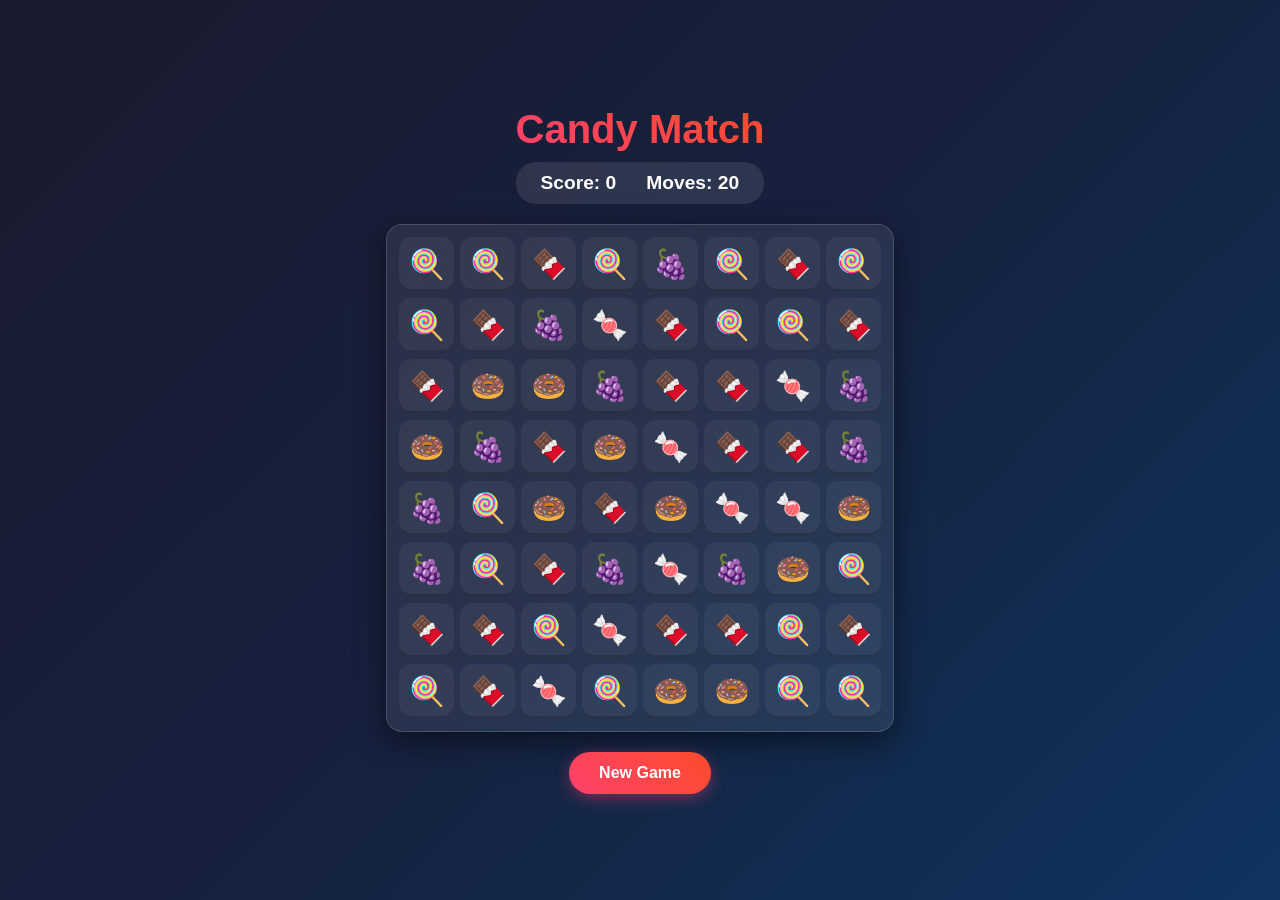
<file: newindex.html>
<!DOCTYPE html>
<html lang="en">
<head>
  <meta charset="UTF-8">
  <meta name="viewport" content="width=device-width, initial-scale=1.0">
  <title>Candy Match Game</title>
  <style>
    * {
      box-sizing: border-box;
      margin: 0;
      padding: 0;
      font-family: 'Segoe UI', Tahoma, Geneva, Verdana, sans-serif;
    }

    body {
      background: linear-gradient(135deg, #1a1a2e, #16213e, #0f3460);
      min-height: 100vh;
      display: flex;
      flex-direction: column;
      align-items: center;
      justify-content: center;
      color: #fff;
    }

    .header {
      text-align: center;
      margin-bottom: 20px;
    }

    .header h1 {
      font-size: 2.5rem;
      background: linear-gradient(45deg, #ff416c, #ff4b2b);
      -webkit-background-clip: text;
      -webkit-text-fill-color: transparent;
      margin-bottom: 10px;
    }

    .stats {
      display: flex;
      gap: 30px;
      font-size: 1.2rem;
      font-weight: 600;
      background: rgba(255, 255, 255, 0.1);
      padding: 10px 25px;
      border-radius: 20px;
      backdrop-filter: blur(5px);
    }

    .board {
      display: grid;
      grid-template-columns: repeat(8, 55px);
      grid-template-rows: repeat(8, 55px);
      gap: 6px;
      background: rgba(255, 255, 255, 0.08);
      padding: 12px;
      border-radius: 16px;
      box-shadow: 0 10px 30px rgba(0, 0, 0, 0.5);
      border: 1px solid rgba(255, 255, 255, 0.15);
    }

    .tile {
      width: 55px;
      height: 55px;
      border-radius: 12px;
      display: flex;
      align-items: center;
      justify-content: center;
      font-size: 1.8rem;
      cursor: pointer;
      user-select: none;
      transition: transform 0.15s ease, background 0.2s ease;
      background: rgba(255, 255, 255, 0.05);
      box-shadow: inset 0 -3px 0 rgba(0, 0, 0, 0.2);
    }

    .tile:hover {
      transform: scale(1.08);
    }

    .tile.selected {
      outline: 3px solid #ffeb3b;
      transform: scale(1.1);
      box-shadow: 0 0 15px #ffeb3b;
      z-index: 2;
    }

    .reset-btn {
      margin-top: 20px;
      padding: 12px 30px;
      font-size: 1rem;
      font-weight: bold;
      color: #fff;
      background: linear-gradient(45deg, #ff416c, #ff4b2b);
      border: none;
      border-radius: 25px;
      cursor: pointer;
      box-shadow: 0 4px 15px rgba(255, 65, 108, 0.4);
      transition: transform 0.2s ease;
    }

    .reset-btn:hover {
      transform: translateY(-2px);
    }
  </style>
</head>
<body>

  <div class="header">
    <h1>Candy Match</h1>
    <div class="stats">
      <div>Score: <span id="score">0</span></div>
      <div>Moves: <span id="moves">20</span></div>
    </div>
  </div>

  <div id="board" class="board"></div>

  <button class="reset-btn" onclick="resetGame()">New Game</button>

  <script>
    const width = 8;
    const board = document.getElementById('board');
    const scoreDisplay = document.getElementById('score');
    const movesDisplay = document.getElementById('moves');

    const candies = ['🍬', '🍭', '🍩', '🍫', '🍇'];
    let grid = [];
    let selectedTile = null;
    let score = 0;
    let moves = 20;
    let isProcessing = false;

    function createBoard() {
      grid = [];
      board.innerHTML = '';
      for (let i = 0; i < width * width; i++) {
        const tile = document.createElement('div');
        tile.classList.add('tile');
        tile.setAttribute('data-id', i);
        
        let randomCandy;
        do {
          randomCandy = candies[Math.floor(Math.random() * candies.length)];
        } while (
          (i >= 2 && grid[i - 1] === randomCandy && grid[i - 2] === randomCandy) ||
          (i >= width * 2 && grid[i - width] === randomCandy && grid[i - width * 2] === randomCandy)
        );

        grid.push(randomCandy);
        tile.textContent = randomCandy;
        tile.addEventListener('click', handleTileClick);
        board.appendChild(tile);
      }
    }

    function handleTileClick() {
      if (isProcessing || moves <= 0) return;

      const index = parseInt(this.getAttribute('data-id'));

      if (!selectedTile) {
        selectedTile = this;
        this.classList.add('selected');
        return;
      }

      const firstIndex = parseInt(selectedTile.getAttribute('data-id'));
      const secondIndex = index;

      selectedTile.classList.remove('selected');
      const isAdjacent = checkAdjacency(firstIndex, secondIndex);

      if (isAdjacent) {
        swapCandies(firstIndex, secondIndex);
        moves--;
        movesDisplay.textContent = moves;

        if (!checkAndClearMatches()) {
          setTimeout(() => {
            swapCandies(firstIndex, secondIndex);
          }, 300);
        } else {
          processMatches();
        }
      }
      selectedTile = null;
    }

    function checkAdjacency(id1, id2) {
      const validMoves = [id1 - 1, id1 + 1, id1 - width, id1 + width];
      const isSameRow = Math.floor(id1 / width) === Math.floor(id2 / width);
      
      if (Math.abs(id1 - id2) === 1 && !isSameRow) return false;
      return validMoves.includes(id2);
    }

    function swapCandies(id1, id2) {
      const temp = grid[id1];
      grid[id1] = grid[id2];
      grid[id2] = temp;
      updateBoardUI();
    }

    function updateBoardUI() {
      const tiles = board.children;
      for (let i = 0; i < grid.length; i++) {
        tiles[i].textContent = grid[i] || '';
      }
    }

    function checkAndClearMatches() {
      let matchedIndices = new Set();

      // Horizontal check
      for (let r = 0; r < width; r++) {
        for (let c = 0; c < width - 2; c++) {
          let idx = r * width + c;
          let candy = grid[idx];
          if (candy && candy === grid[idx + 1] && candy === grid[idx + 2]) {
            matchedIndices.add(idx);
            matchedIndices.add(idx + 1);
            matchedIndices.add(idx + 2);
          }
        }
      }

      // Vertical check
      for (let c = 0; c < width; c++) {
        for (let r = 0; r < width - 2; r++) {
          let idx = r * width + c;
          let candy = grid[idx];
          if (candy && candy === grid[idx + width] && candy === grid[idx + width * 2]) {
            matchedIndices.add(idx);
            matchedIndices.add(idx + width);
            matchedIndices.add(idx + width * 2);
          }
        }
      }

      if (matchedIndices.size > 0) {
        score += matchedIndices.size * 10;
        scoreDisplay.textContent = score;
        matchedIndices.forEach(idx => { grid[idx] = null; });
        updateBoardUI();
        return true;
      }
      return false;
    }

    function applyGravity() {
      for (let c = 0; c < width; c++) {
        let emptySpot = width - 1;
        for (let r = width - 1; r >= 0; r--) {
          let idx = r * width + c;
          if (grid[idx] !== null) {
            let targetIdx = emptySpot * width + c;
            grid[targetIdx] = grid[idx];
            if (emptySpot !== r) grid[idx] = null;
            emptySpot--;
          }
        }
        for (let r = emptySpot; r >= 0; r--) {
          let idx = r * width + c;
          grid[idx] = candies[Math.floor(Math.random() * candies.length)];
        }
      }
      updateBoardUI();
    }

    async function processMatches() {
      isProcessing = true;
      while (checkAndClearMatches()) {
        await new Promise(res => setTimeout(res, 250));
        applyGravity();
        await new Promise(res => setTimeout(res, 250));
      }
      isProcessing = false;
    }

    function resetGame() {
      score = 0;
      moves = 20;
      scoreDisplay.textContent = score;
      movesDisplay.textContent = moves;
      createBoard();
    }

    createBoard();
  </script>
</body>
</html>
</file>
